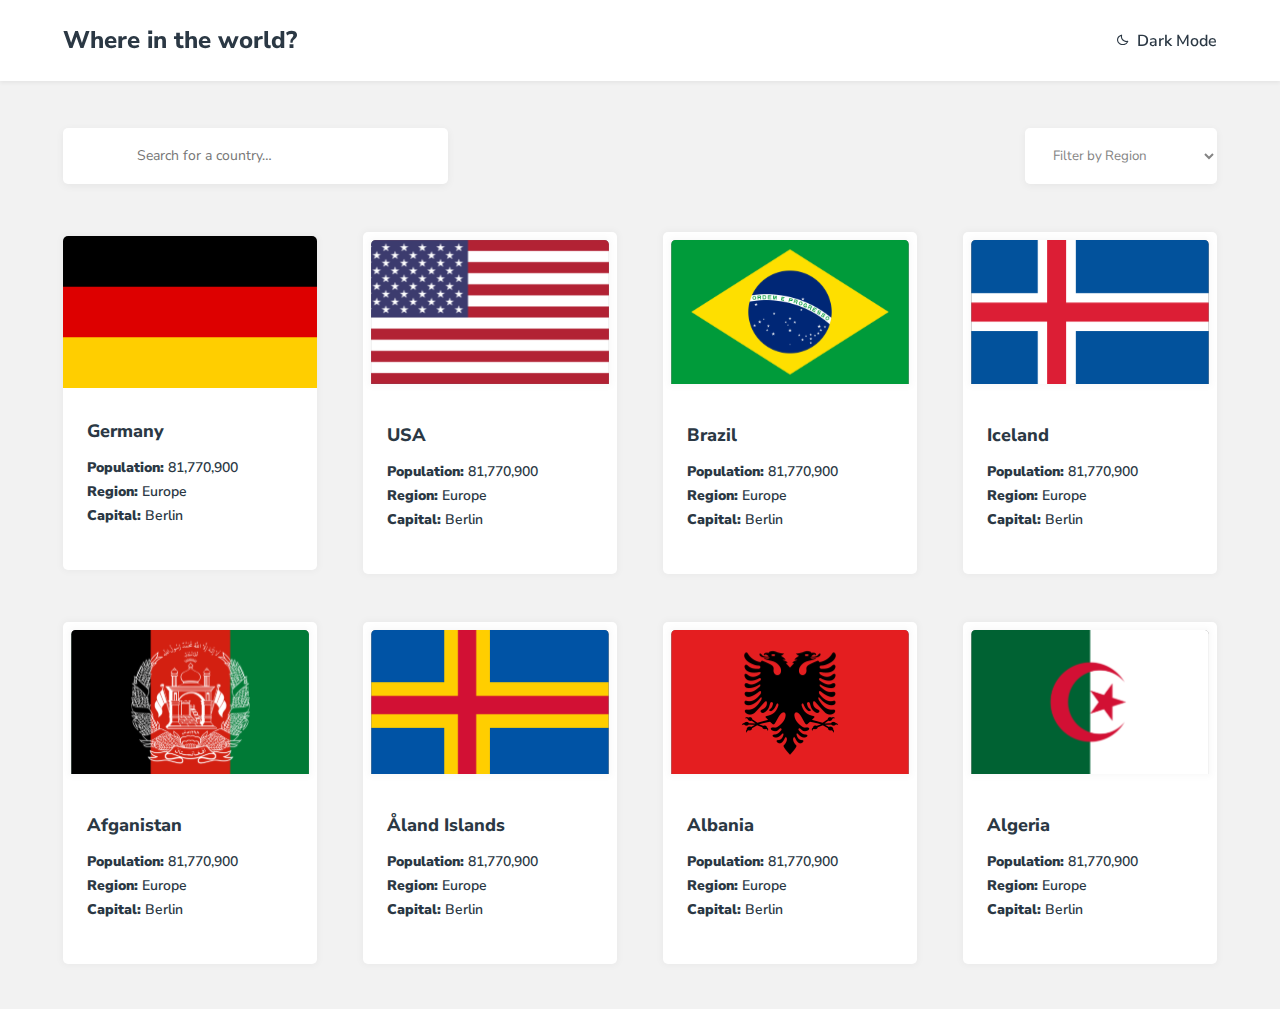
<file: index.html>
<!DOCTYPE html>
<html lang="en">
<head>
    <meta charset="UTF-8">
    <meta http-equiv="X-UA-Compatible" content="IE=edge">
    <meta name="viewport" content="width=device-width, initial-scale=1.0">
    <title>Rest-countries</title>
    <link href='https://unpkg.com/boxicons@2.1.4/css/boxicons.min.css' rel='stylesheet'>
    <link rel="stylesheet" href="bootstrap/flexboxgrid.css">
    <link rel="stylesheet" href="css/stayle.css">
</head>
<body>
    <header>
        <div class="container">
            <div class="row between-lg middle-lg header-div">
                <h1 class="col-lg-4 col-md-5 col-sm-7 col-xs-7">Where in the world?</h1>
                <button type="button" id="dark-light" class=" header-logo row middle-lg flex-wrap-xs  end-lg">
                    <i class='bx bx-moon'></i>
                    <p>Dark Mode</p>
                </button>
            </div>
        </div>
    </header>
    
    <main id="main">
        <div class="container">
            <div class="row main-row">
                <div class="main-search row col-lg-12 col-md-12 col-sm-12 col-xs-12 middle-lg between-lg ">
                    <input type="search" placeholder="Search for a country…" class="col-lg-4 col-md-5 col-sm-6 col-xs-12" >
                    <select name="country " class="col-lg-2 col-md-3 col-sm-4 col-xs-6">
                        <option >Filter by Region</option>
                        <option value="afr">Africa</option>
                        <option value="afr">America</option>
                        <option value="afr">Asia</option>
                        <option value="afr">Oceania</option>
                    </select>
                </div>
                <figure class="country-flag row col-lg-12 col-md-12 col-sm-12 col-xs-12 middle-lg between-lg">
                    <div class="flag  middle-lg">
                        <a href="germany.html"><img src="images/1280px-Flag_of_Germany.svg.svg" alt="flag"></a>
                        <div>
                            <h2>Germany</h2>
                        <p><b>Population:</b> 81,770,900</p>

                        <p><b>Region:</b> Europe</p>

                        <p><b>Capital:</b> Berlin</p>
                        </div>
                        
                    </div>
                    <div class="flag  middle-lg">
                        <a href="usa.html"><img src="images/1280px-Flag_of_Germany.svg (1).svg" alt="flag"></a>
                        <div>
                            <h2>USA</h2>
                        <p><b>Population:</b> 81,770,900</p>

                        <p><b>Region:</b> Europe</p>

                        <p><b>Capital:</b> Berlin</p>
                        </div>
                        
                    </div>
                    <div class="flag  middle-lg">
                        <a href="brazil.html"><img src="images/1280px-Flag_of_Germany.svg (3).svg" alt="flag"></a>
                        <div>
                            <h2>Brazil</h2>
                        <p><b>Population:</b> 81,770,900</p>

                        <p><b>Region:</b> Europe</p>

                        <p><b>Capital:</b> Berlin</p>
                        </div>
                        
                    </div>
                    <div class="flag  middle-lg">
                        <a href="iceland.html"><img src="images/1280px-Flag_of_Germany.svg (4).svg" alt="flag"></a>
                        <div>
                            <h2>Iceland</h2>
                        <p><b>Population:</b> 81,770,900</p>

                        <p><b>Region:</b> Europe</p>

                        <p><b>Capital:</b> Berlin</p>
                        </div>
                        
                    </div>
                </figure>
                <figure class="country-flag row col-lg-12 middle-lg between-lg">
                    <div class="flag  middle-lg">
                        <a href="afganistan.html"><img src="images/1280px-Flag_of_Germany.svg (5).svg" alt="flag"></a>
                        <div>
                            <h2>Afganistan</h2>
                        <p><b>Population:</b> 81,770,900</p>

                        <p><b>Region:</b> Europe</p>

                        <p><b>Capital:</b> Berlin</p>
                        </div>
                        
                    </div>
                    <div class="flag  middle-lg">
                        <a href="Aland.html"><img src="images/1280px-Flag_of_Germany.svg (6).svg" alt="flag"></a>
                        <div>
                            <h2>Åland Islands</h2>
                        <p><b>Population:</b> 81,770,900</p>

                        <p><b>Region:</b> Europe</p>

                        <p><b>Capital:</b> Berlin</p>
                        </div>
                        
                    </div>
                    <div class="flag  middle-lg">
                        <a href="albania.html"><img src="images/1280px-Flag_of_Germany.svg (7).svg" alt="flag"></a>
                        <div>
                            <h2>Albania</h2>
                        <p><b>Population:</b> 81,770,900</p>

                        <p><b>Region:</b> Europe</p>

                        <p><b>Capital:</b> Berlin</p>
                        </div>
                        
                    </div>
                    <div class="flag  middle-lg">
                        <a href="algeria.html"><img src="images/1280px-Flag_of_Germany.svg (8).svg" alt="flag"></a>
                        <div>
                            <h2>Algeria</h2>
                        <p><b>Population:</b> 81,770,900</p>

                        <p><b>Region:</b> Europe</p>

                        <p><b>Capital:</b> Berlin</p>
                        </div>
                        
                    </div>
                </figure>
            </div>
        </div>
    </main>
    <script src="script/script.js">
        
    </script>
</body>
</html>
</file>
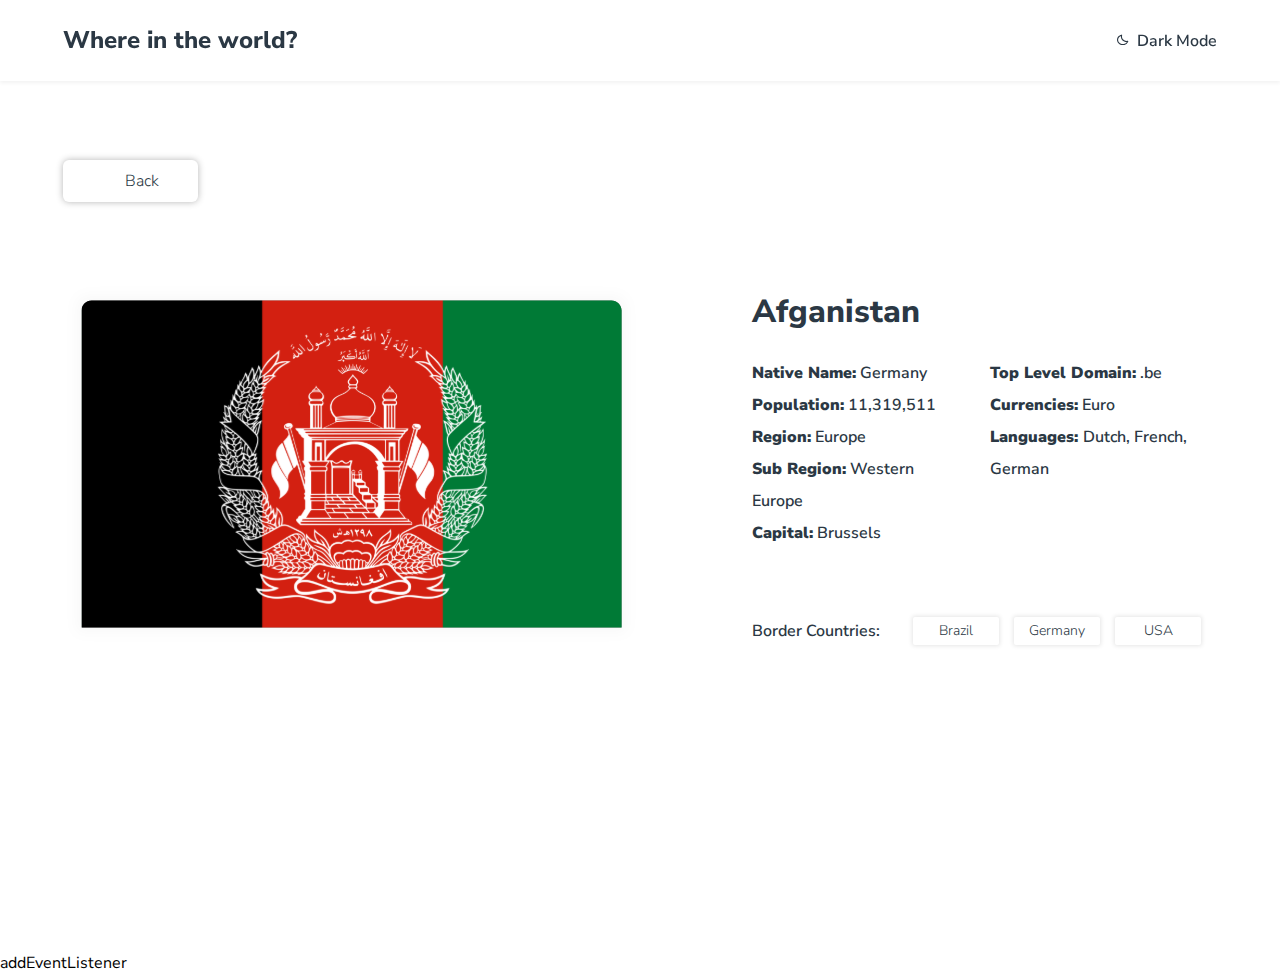
<file: afganistan.html>
<!DOCTYPE html>
<html lang="en">
<head>
    <meta charset="UTF-8">
    <meta http-equiv="X-UA-Compatible" content="IE=edge">
    <meta name="viewport" content="width=device-width, initial-scale=1.0">
    <title>Afganistan</title>
    <link href='https://unpkg.com/boxicons@2.1.4/css/boxicons.min.css' rel='stylesheet'>
    <link rel="stylesheet" href="bootstrap/flexboxgrid.css">
    <link rel="stylesheet" href="css/germany.css">
</head>
<body>
    <header>
        <div class="container">
            <div class="row between-lg middle-lg header-div">
                <h1 class="col-lg-4 col-md-5 col-sm-7 col-xs-7">Where in the world?</h1>
                <button type="button" id="dark-light" class="header-logo row middle-lg flex-wrap-xs end-lg">
                    <i class='bx bx-moon'></i>
                    <p>Dark Mode</p>
                </button>
            </div>
        </div>
    </header>

    <main id="main">
        <div class="container">
            <div class="row the-flag">
                <div class="the-flag-div1 ">
                    <a href="index.html">Back</a>
                </div>
                <div class="the-flag-div2 col-lg-12 col-md-12 col-sm-12 col-xs-12 row middle-lg between-lg">
                    <div class="flag-logo col-lg-6 col-md-6 col-sm-12 col-xs-12 ">
                        <img src="images/1280px-Flag_of_Germany.svg (5).svg" alt="germany">
                    </div>
                    <div class="flag-title row col-lg-5 col-md-5 col-sm-12 col-xs-12">
                        <h1 class="col-lg-12 col-md-12 col-sm-12 col-xs-12">Afganistan</h1>
                        <div class="title-div col-lg-12 col-md-12 col-sm-12 col-xs-12 row between-lg">
                            <ul class="title-list row ">
                                <li><b>Native Name:</b> Germany</li>
                                <li><b>Population:</b> 11,319,511</li>
                                <li><b>Region:</b> Europe</li>
                                <li><b>Sub Region:</b> Western Europe</li>
                                <li><b>Capital:</b> Brussels</li>
                            </ul>
                            <ul class="title-list row">
                                <li><b>Top Level Domain:</b> .be</li>
                                <li><b>Currencies:</b> Euro</li>
                                <li><b>Languages: </b> Dutch, French, German
                            </ul>
                        </div>
                        <div class="flag-select col-lg-12 col-md-12 col-sm-12 cool-xs-12 ">
                            <h3>Border Countries: </h3>
                            <a href="brazil.html">Brazil</a>
                            <a href="germany.html">Germany</a>
                            <a href="usa.html">USA</a>
                        </div>
                    </div>
                </div>
            </div>
        </div>
    </main>
    

    <script src="script/script.js"></script>
</body>
</html>

addEventListener
</file>
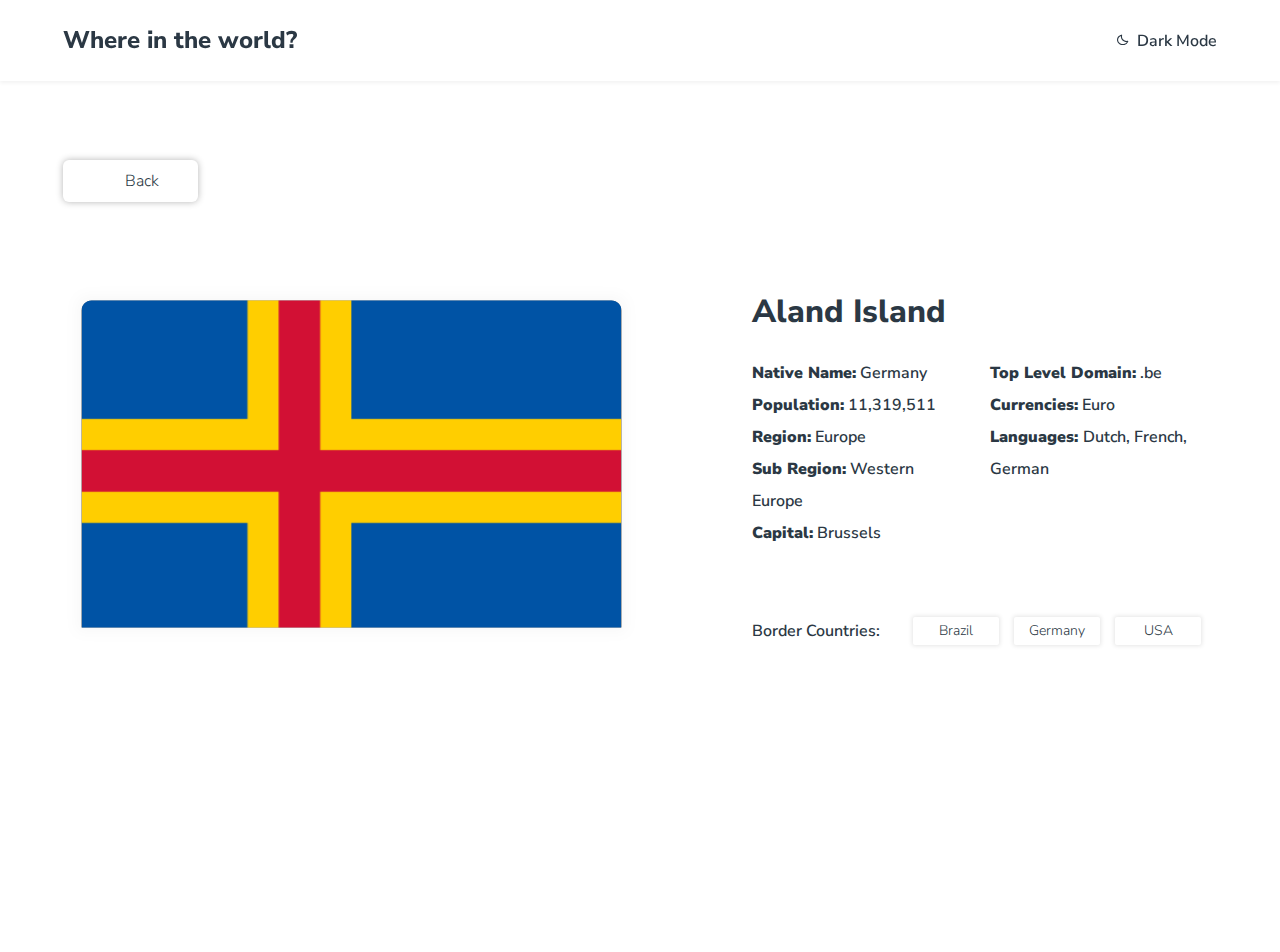
<file: Aland.html>
<!DOCTYPE html>
<html lang="en">
<head>
    <meta charset="UTF-8">
    <meta http-equiv="X-UA-Compatible" content="IE=edge">
    <meta name="viewport" content="width=device-width, initial-scale=1.0">
    <title>Aland Island</title>
    <link href='https://unpkg.com/boxicons@2.1.4/css/boxicons.min.css' rel='stylesheet'>
    <link rel="stylesheet" href="bootstrap/flexboxgrid.css">
    <link rel="stylesheet" href="css/germany.css">
</head>
<body>
    <header>
        <div class="container">
            <div class="row between-lg middle-lg header-div">
                <h1 class="col-lg-4 col-md-5 col-sm-7 col-xs-7">Where in the world?</h1>
                <button type="button" id="dark-light" class="header-logo row middle-lg flex-wrap-xs  end-lg">
                    <i class='bx bx-moon'></i>
                    <p>Dark Mode</p>
                </button>
            </div>
        </div>
    </header>

    <main id="main">
        <div class="container">
            <div class="row the-flag">
                <div class="the-flag-div1 ">
                    <a href="index.html">Back</a>
                </div>
                <div class="the-flag-div2 col-lg-12 col-md-12 col-sm-12 col-xs-12 row middle-lg between-lg">
                    <div class="flag-logo col-lg-6 col-md-6 col-sm-12 col-xs-12 ">
                        <img src="images/1280px-Flag_of_Germany.svg (6).svg" alt="germany">
                    </div>
                    <div class="flag-title row col-lg-5 col-md-5 col-sm-12 col-xs-12">
                        <h1 class="col-lg-12 col-md-12 col-sm-12 col-xs-12">Aland Island</h1>
                        <div class="title-div col-lg-12 col-md-12 col-sm-12 col-xs-12 row between-lg">
                            <ul class="title-list row ">
                                <li><b>Native Name:</b> Germany</li>
                                <li><b>Population:</b> 11,319,511</li>
                                <li><b>Region:</b> Europe</li>
                                <li><b>Sub Region:</b> Western Europe</li>
                                <li><b>Capital:</b> Brussels</li>
                            </ul>
                            <ul class="title-list row">
                                <li><b>Top Level Domain:</b> .be</li>
                                <li><b>Currencies:</b> Euro</li>
                                <li><b>Languages: </b> Dutch, French, German
                            </ul>
                        </div>
                        <div class="flag-select col-lg-12 col-md-12 col-sm-12 cool-xs-12 ">
                            <h3>Border Countries: </h3>
                            <a href="brazil.html">Brazil</a>
                            <a href="germany.html">Germany</a>
                            <a href="usa.html">USA</a>
                        </div>
                    </div>
                </div>
            </div>
        </div>
    </main>
    

    <script src="script/script.js"></script>
</body>
</html>
</file>
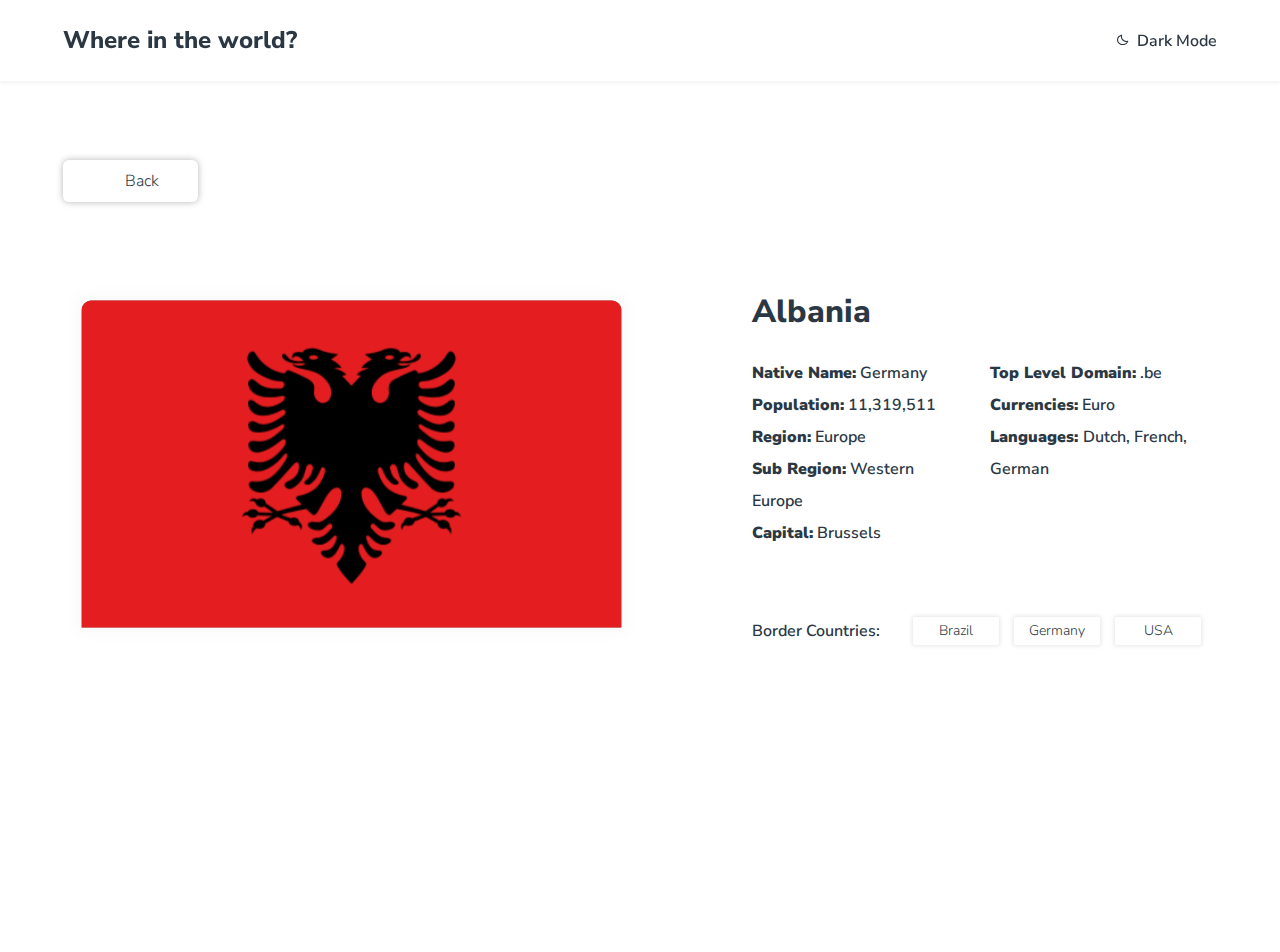
<file: albania.html>
<!DOCTYPE html>
<html lang="en">
<head>
    <meta charset="UTF-8">
    <meta http-equiv="X-UA-Compatible" content="IE=edge">
    <meta name="viewport" content="width=device-width, initial-scale=1.0">
    <title>Albania</title>
    <link href='https://unpkg.com/boxicons@2.1.4/css/boxicons.min.css' rel='stylesheet'>
    <link rel="stylesheet" href="bootstrap/flexboxgrid.css">
    <link rel="stylesheet" href="css/germany.css">
</head>
<body>
    <header>
        <div class="container">
            <div class="row between-lg middle-lg header-div">
                <h1 class="col-lg-4 col-md-5 col-sm-7 col-xs-7">Where in the world?</h1>
                <button type="button"  class="header-logo row middle-lg flex-wrap-xs  end-lg">
                    <i class='bx bx-moon'></i>
                    <p>Dark Mode</p>
                </button>
            </div>
        </div>
    </header>

    <main id="main">
        <div class="container">
            <div class="row the-flag">
                <div class="the-flag-div1 ">
                    <a href="index.html">Back</a>
                </div>
                <div class="the-flag-div2 col-lg-12 col-md-12 col-sm-12 col-xs-12 row middle-lg between-lg">
                    <div id="dark-light" class="flag-logo col-lg-6 col-md-6 col-sm-12 col-xs-12 ">
                        <img src="images/1280px-Flag_of_Germany.svg (7).svg" alt="germany">
                    </div>
                    <div class="flag-title row col-lg-5 col-md-5 col-sm-12 col-xs-12">
                        <h1 class="col-lg-12 col-md-12 col-sm-12 col-xs-12">Albania</h1>
                        <div class="title-div col-lg-12 col-md-12 col-sm-12 col-xs-12 row between-lg">
                            <ul class="title-list row ">
                                <li><b>Native Name:</b> Germany</li>
                                <li><b>Population:</b> 11,319,511</li>
                                <li><b>Region:</b> Europe</li>
                                <li><b>Sub Region:</b> Western Europe</li>
                                <li><b>Capital:</b> Brussels</li>
                            </ul>
                            <ul class="title-list row">
                                <li><b>Top Level Domain:</b> .be</li>
                                <li><b>Currencies:</b> Euro</li>
                                <li><b>Languages: </b> Dutch, French, German
                            </ul>
                        </div>
                        <div class="flag-select col-lg-12 col-md-12 col-sm-12 cool-xs-12 ">
                            <h3>Border Countries: </h3>
                            <a href="brazil.html">Brazil</a>
                            <a href="germany.html">Germany</a>
                            <a href="usa.html">USA</a>
                        </div>
                    </div>
                </div>
            </div>
        </div>
    </main>
    

    <script src="script/script.js"></script>
</body>
</html>
</file>
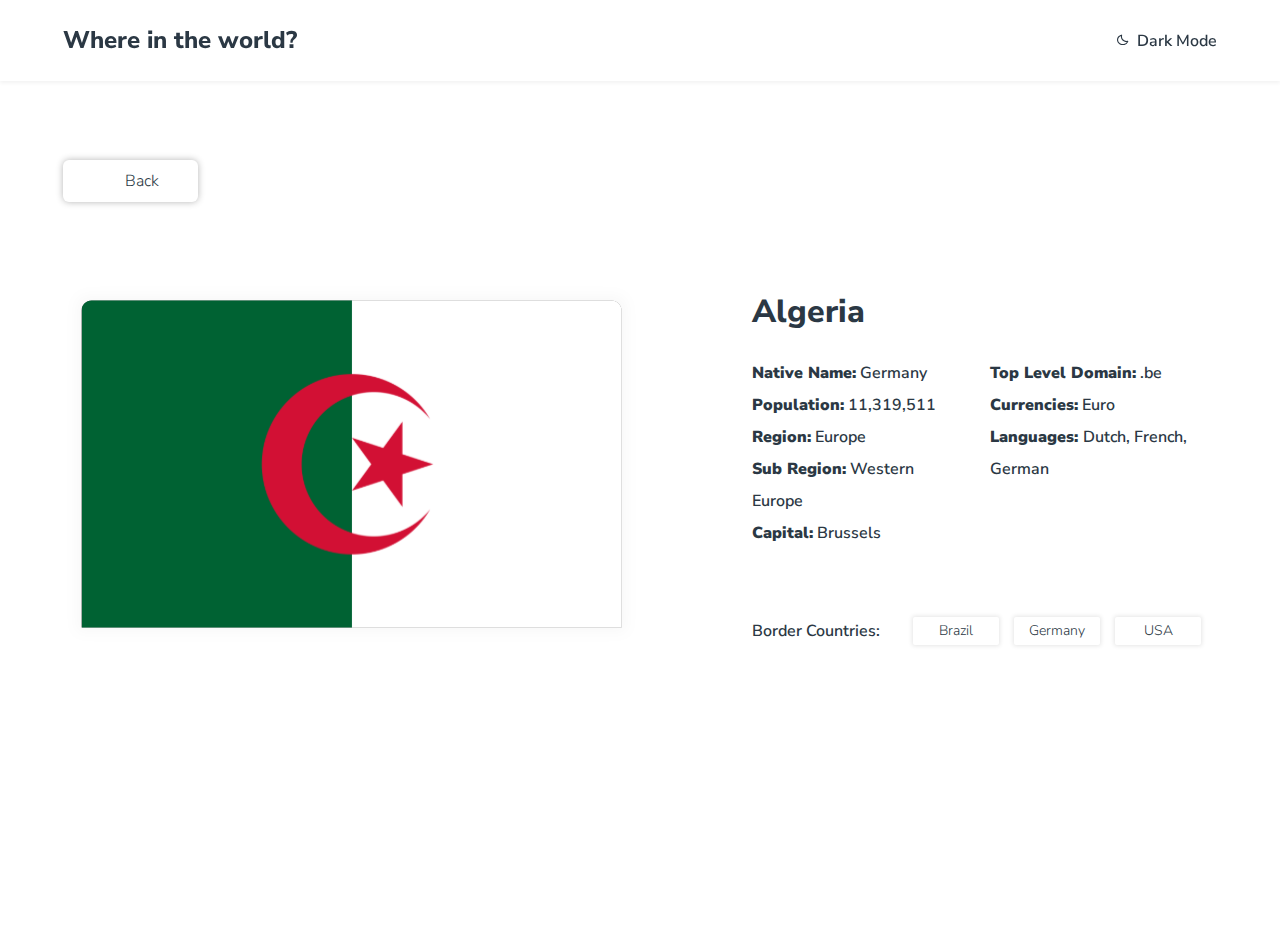
<file: algeria.html>
<!DOCTYPE html>
<html lang="en">
<head>
    <meta charset="UTF-8">
    <meta http-equiv="X-UA-Compatible" content="IE=edge">
    <meta name="viewport" content="width=device-width, initial-scale=1.0">
    <title>Algeria</title>
    <link href='https://unpkg.com/boxicons@2.1.4/css/boxicons.min.css' rel='stylesheet'>
    <link rel="stylesheet" href="bootstrap/flexboxgrid.css">
    <link rel="stylesheet" href="css/germany.css">
</head>
<body>
    <header>
        <div class="container">
            <div class="row between-lg middle-lg header-div">
                <h1 class="col-lg-4 col-md-5 col-sm-7 col-xs-7">Where in the world?</h1>
                <button type="button" class="header-logo row middle-lg flex-wrap-xs  end-lg">
                    <i class='bx bx-moon'></i>
                    <p>Dark Mode</p>
                </button>
            </div>
        </div>
    </header>

    <main id="main">
        <div class="container">
            <div class="row the-flag">
                <div class="the-flag-div1 ">
                    <a href="index.html">Back</a>
                </div>
                <div class="the-flag-div2 col-lg-12 col-md-12 col-sm-12 col-xs-12 row middle-lg between-lg">
                    <div class="flag-logo col-lg-6 col-md-6 col-sm-12 col-xs-12 ">
                        <img src="images/1280px-Flag_of_Germany.svg (8).svg" alt="germany">
                    </div>
                    <div class="flag-title row col-lg-5 col-md-5 col-sm-12 col-xs-12">
                        <h1 id="dark-light" class="col-lg-12 col-md-12 col-sm-12 col-xs-12">Algeria</h1>
                        <div class="title-div col-lg-12 col-md-12 col-sm-12 col-xs-12 row between-lg">
                            <ul class="title-list row ">
                                <li><b>Native Name:</b> Germany</li>
                                <li><b>Population:</b> 11,319,511</li>
                                <li><b>Region:</b> Europe</li>
                                <li><b>Sub Region:</b> Western Europe</li>
                                <li><b>Capital:</b> Brussels</li>
                            </ul>
                            <ul class="title-list row">
                                <li><b>Top Level Domain:</b> .be</li>
                                <li><b>Currencies:</b> Euro</li>
                                <li><b>Languages: </b> Dutch, French, German
                            </ul>
                        </div>
                        <div class="flag-select col-lg-12 col-md-12 col-sm-12 cool-xs-12 ">
                            <h3>Border Countries: </h3>
                            <a href="brazil.html">Brazil</a>
                            <a href="germany.html">Germany</a>
                            <a href="usa.html">USA</a>
                        </div>
                    </div>
                </div>
            </div>
        </div>
    </main>
    

    <script src="script/script.js"></script>
</body>
</html>
</file>
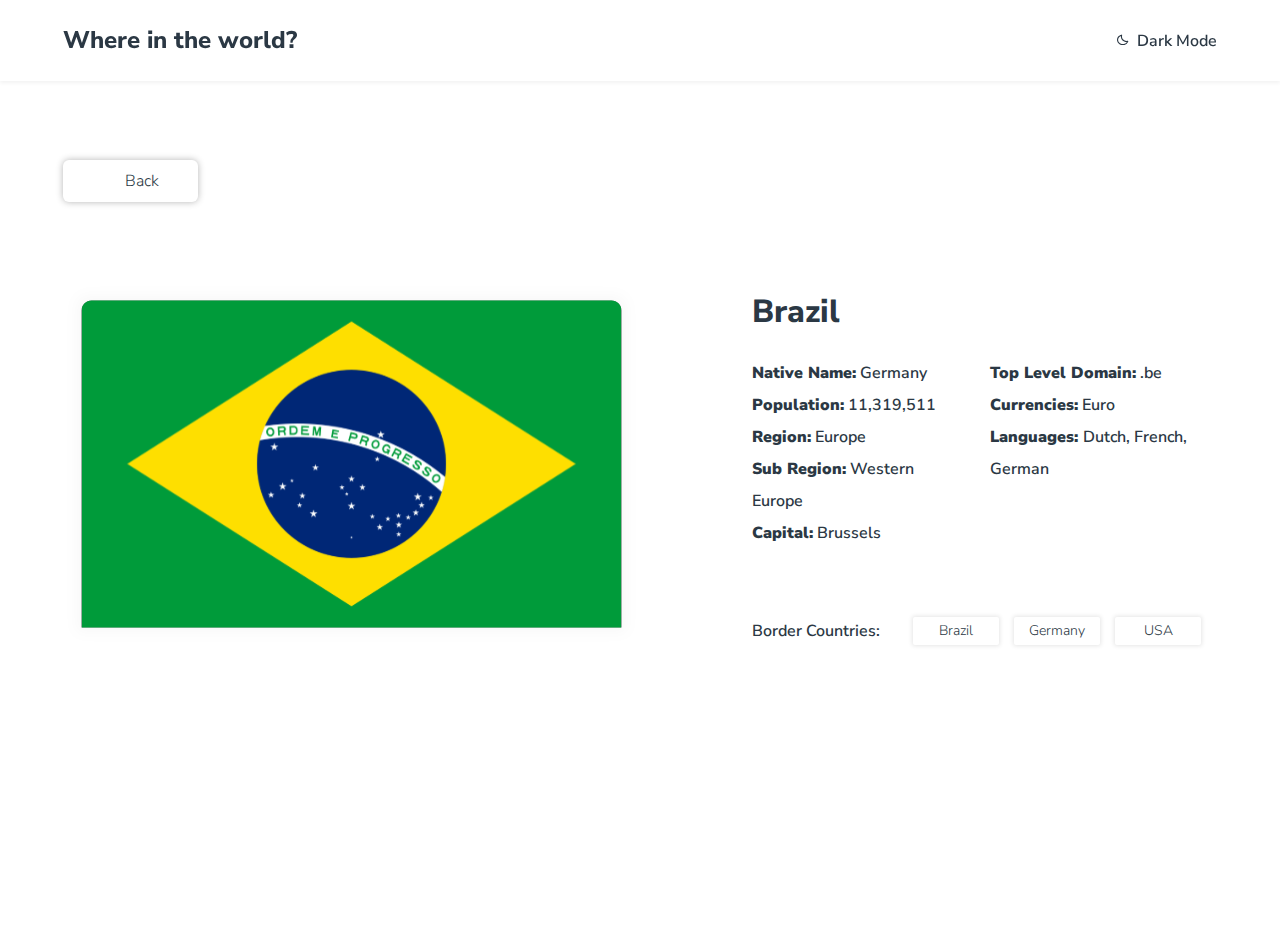
<file: brazil.html>
<!DOCTYPE html>
<html lang="en">
<head>
    <meta charset="UTF-8">
    <meta http-equiv="X-UA-Compatible" content="IE=edge">
    <meta name="viewport" content="width=device-width, initial-scale=1.0">
    <title>Brazil</title>
    <link href='https://unpkg.com/boxicons@2.1.4/css/boxicons.min.css' rel='stylesheet'>
    <link rel="stylesheet" href="bootstrap/flexboxgrid.css">
    <link rel="stylesheet" href="css/germany.css">
</head>
<body>
    <header>
        <div class="container">
            <div class="row between-lg middle-lg header-div">
                <h1 class="col-lg-4 col-md-5 col-sm-7 col-xs-7">Where in the world?</h1>
                <button type="button" id="dark-light" class="header-logo row middle-lg flex-wrap-xs  end-lg">
                    <i class='bx bx-moon'></i>
                    <p>Dark Mode</p>
                </button>
            </div>
        </div>
    </header>

    <main id="main">
        <div class="container">
            <div class="row the-flag">
                <div class="the-flag-div1 ">
                    <a href="index.html">Back</a>
                </div>
                <div class="the-flag-div2 col-lg-12 col-md-12 col-sm-12 col-xs-12 row middle-lg between-lg">
                    <div class="flag-logo col-lg-6 col-md-6 col-sm-12 col-xs-12 ">
                        <img src="images/1280px-Flag_of_Germany.svg (3).svg" alt="germany">
                    </div>
                    <div class="flag-title row col-lg-5 col-md-5 col-sm-12 col-xs-12">
                        <h1 class="col-lg-12 col-md-12 col-sm-12 col-xs-12">Brazil</h1>
                        <div class="title-div col-lg-12 col-md-12 col-sm-12 col-xs-12 row between-lg">
                            <ul class="title-list row ">
                                <li><b>Native Name:</b> Germany</li>
                                <li><b>Population:</b> 11,319,511</li>
                                <li><b>Region:</b> Europe</li>
                                <li><b>Sub Region:</b> Western Europe</li>
                                <li><b>Capital:</b> Brussels</li>
                            </ul>
                            <ul class="title-list row">
                                <li><b>Top Level Domain:</b> .be</li>
                                <li><b>Currencies:</b> Euro</li>
                                <li><b>Languages: </b> Dutch, French, German
                            </ul>
                        </div>
                        <div class="flag-select col-lg-12 col-md-12 col-sm-12 cool-xs-12 ">
                            <h3>Border Countries: </h3>
                            <a href="brazil.html">Brazil</a>
                            <a href="germany.html">Germany</a>
                            <a href="usa.html">USA</a>
                        </div>
                    </div>
                </div>
            </div>
        </div>
    </main>
    

    <script src="script/script.js"></script>
</body>
</html>
</file>
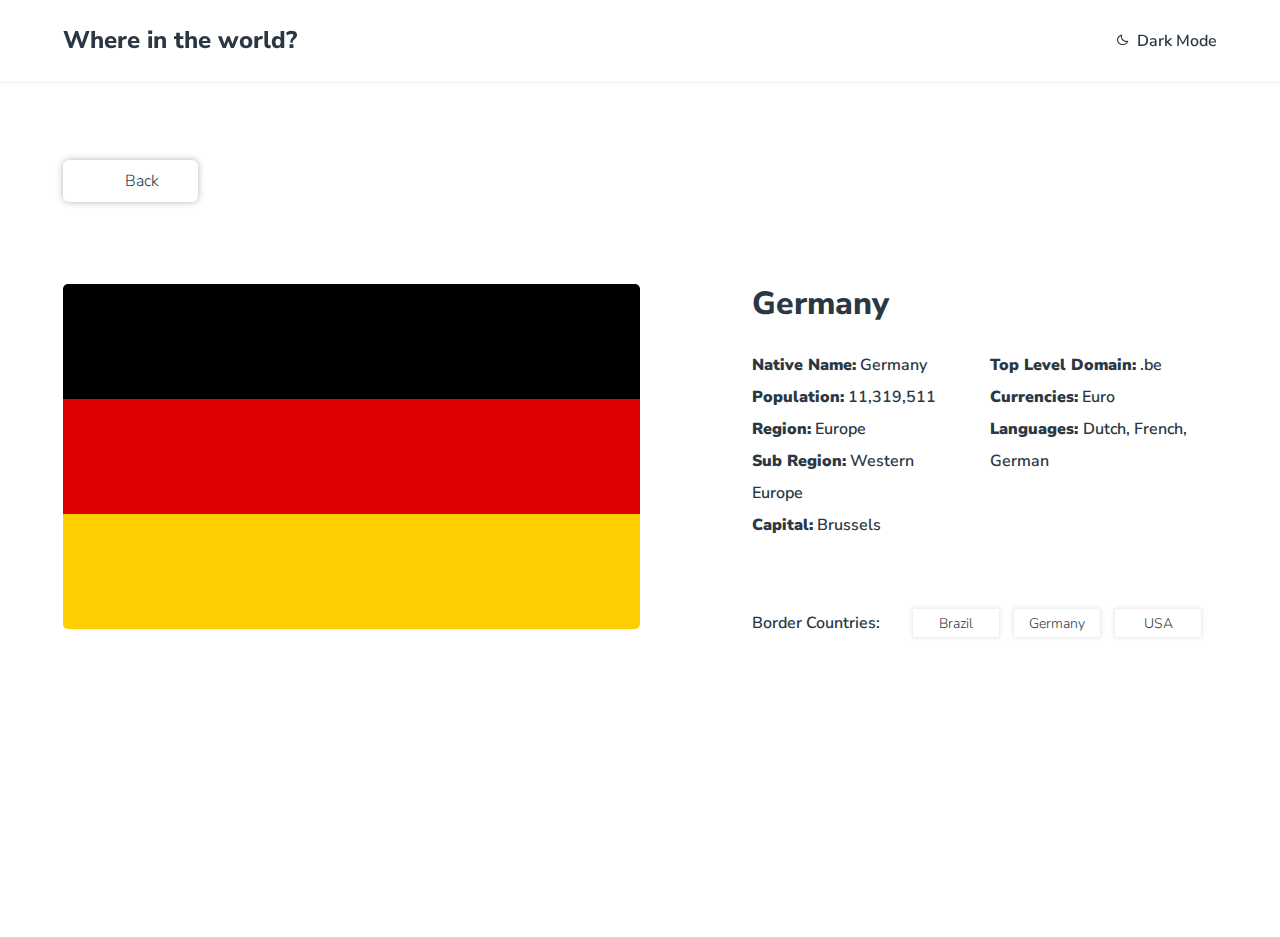
<file: germany.html>
<!DOCTYPE html>
<html lang="en">
<head>
    <meta charset="UTF-8">
    <meta http-equiv="X-UA-Compatible" content="IE=edge">
    <meta name="viewport" content="width=device-width, initial-scale=1.0">
    <title>Germany</title>
    <link href='https://unpkg.com/boxicons@2.1.4/css/boxicons.min.css' rel='stylesheet'>
    <link rel="stylesheet" href="bootstrap/flexboxgrid.css">
    <link rel="stylesheet" href="css/germany.css">
</head>
<body>
    <header>
        <div class="container">
            <div class="row between-lg middle-lg header-div">
                <h1 class="col-lg-4 col-md-5 col-sm-7 col-xs-7">Where in the world?</h1>
                <button type="button" id="dark-light" class="header-logo row middle-lg flex-wrap-xs  end-lg">
                    <i class='bx bx-moon'></i>
                    <p>Dark Mode</p>
                </button>
            </div>
        </div>
    </header>

    <main id="main">
        <div class="container">
            <div class="row the-flag">
                <div class="the-flag-div1 ">
                    <a href="index.html">Back</a>
                </div>
                <div class="the-flag-div2 col-lg-12 col-md-12 col-sm-12 col-xs-12 row middle-lg between-lg">
                    <div class="flag-logo col-lg-6 col-md-6 col-sm-12 col-xs-12 ">
                        <img src="images/1280px-Flag_of_Germany.svg.svg" alt="germany">
                    </div>
                    <div class="flag-title row col-lg-5 col-md-5 col-sm-12 col-xs-12">
                        <h1 class="col-lg-12 col-md-12 col-sm-12 col-xs-12">Germany</h1>
                        <div class="title-div col-lg-12 col-md-12 col-sm-12 col-xs-12 row between-lg">
                            <ul class="title-list row ">
                                <li><b>Native Name:</b> Germany</li>
                                <li><b>Population:</b> 11,319,511</li>
                                <li><b>Region:</b> Europe</li>
                                <li><b>Sub Region:</b> Western Europe</li>
                                <li><b>Capital:</b> Brussels</li>
                            </ul>
                            <ul class="title-list row">
                                <li><b>Top Level Domain:</b> .be</li>
                                <li><b>Currencies:</b> Euro</li>
                                <li><b>Languages: </b> Dutch, French, German
                            </ul>
                        </div>
                        <div class="flag-select col-lg-12 col-md-12 col-sm-12 cool-xs-12 ">
                            <h3>Border Countries: </h3>
                            <a href="brazil.html">Brazil</a>
                            <a href="germany.html">Germany</a>
                            <a href="usa.html">USA</a>
                        </div>
                    </div>
                </div>
            </div>
        </div>
    </main>
    

    <script src="script/script.js"></script>
</body>
</html>
</file>
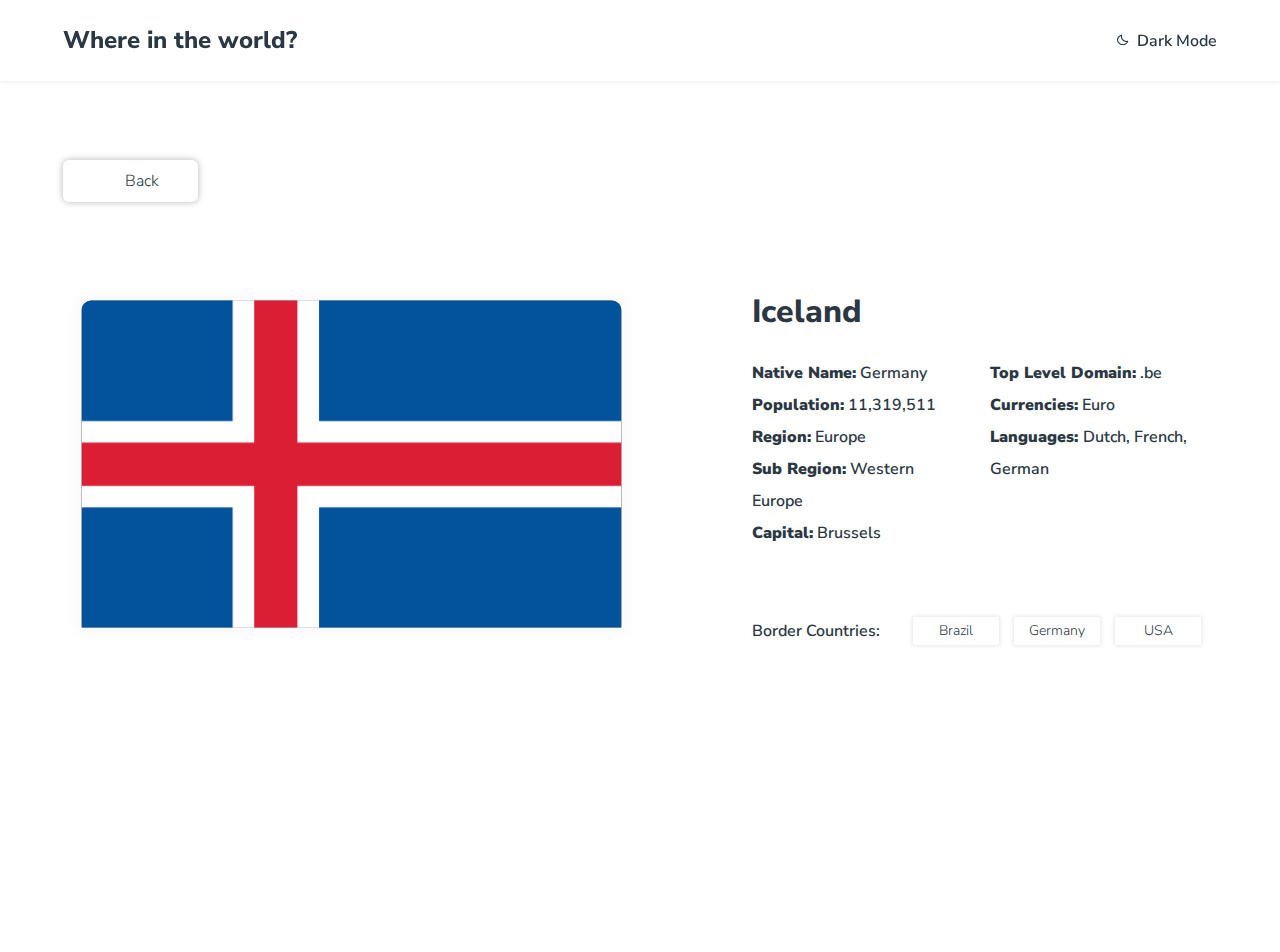
<file: iceland.html>
<!DOCTYPE html>
<html lang="en">
<head>
    <meta charset="UTF-8">
    <meta http-equiv="X-UA-Compatible" content="IE=edge">
    <meta name="viewport" content="width=device-width, initial-scale=1.0">
    <title>Iceland</title>
    <link href='https://unpkg.com/boxicons@2.1.4/css/boxicons.min.css' rel='stylesheet'>
    <link rel="stylesheet" href="bootstrap/flexboxgrid.css">
    <link rel="stylesheet" href="css/germany.css">
</head>
<body>
    <header>
        <div class="container">
            <div class="row between-lg middle-lg header-div">
                <h1 class="col-lg-4 col-md-5 col-sm-7 col-xs-7">Where in the world?</h1>
                <button id="dark-light" type="button" class="header-logo row middle-lg flex-wrap-xs  end-lg">
                    <i class='bx bx-moon'></i>
                    <p>Dark Mode</p>
                </button>
            </div>
        </div>
    </header>

    <main id="main">
        <div class="container">
            <div class="row the-flag">
                <div class="the-flag-div1 ">
                    <a href="index.html">Back</a>
                </div>
                <div class="the-flag-div2 col-lg-12 col-md-12 col-sm-12 col-xs-12 row middle-lg between-lg">
                    <div class="flag-logo col-lg-6 col-md-6 col-sm-12 col-xs-12 ">
                        <img src="images/1280px-Flag_of_Germany.svg (4).svg" alt="germany">
                    </div>
                    <div class="flag-title row col-lg-5 col-md-5 col-sm-12 col-xs-12">
                        <h1 class="col-lg-12 col-md-12 col-sm-12 col-xs-12">Iceland</h1>
                        <div class="title-div col-lg-12 col-md-12 col-sm-12 col-xs-12 row between-lg">
                            <ul class="title-list row ">
                                <li><b>Native Name:</b> Germany</li>
                                <li><b>Population:</b> 11,319,511</li>
                                <li><b>Region:</b> Europe</li>
                                <li><b>Sub Region:</b> Western Europe</li>
                                <li><b>Capital:</b> Brussels</li>
                            </ul>
                            <ul class="title-list row">
                                <li><b>Top Level Domain:</b> .be</li>
                                <li><b>Currencies:</b> Euro</li>
                                <li><b>Languages: </b> Dutch, French, German
                            </ul>
                        </div>
                        <div class="flag-select col-lg-12 col-md-12 col-sm-12 cool-xs-12 ">
                            <h3>Border Countries: </h3>
                            <a href="brazil.html">Brazil</a>
                            <a href="germany.html">Germany</a>
                            <a href="usa.html">USA</a>
                        </div>
                    </div>
                </div>
            </div>
        </div>
    </main>
    

    <script src="script/script.js"></script>
</body>
</html>
</file>
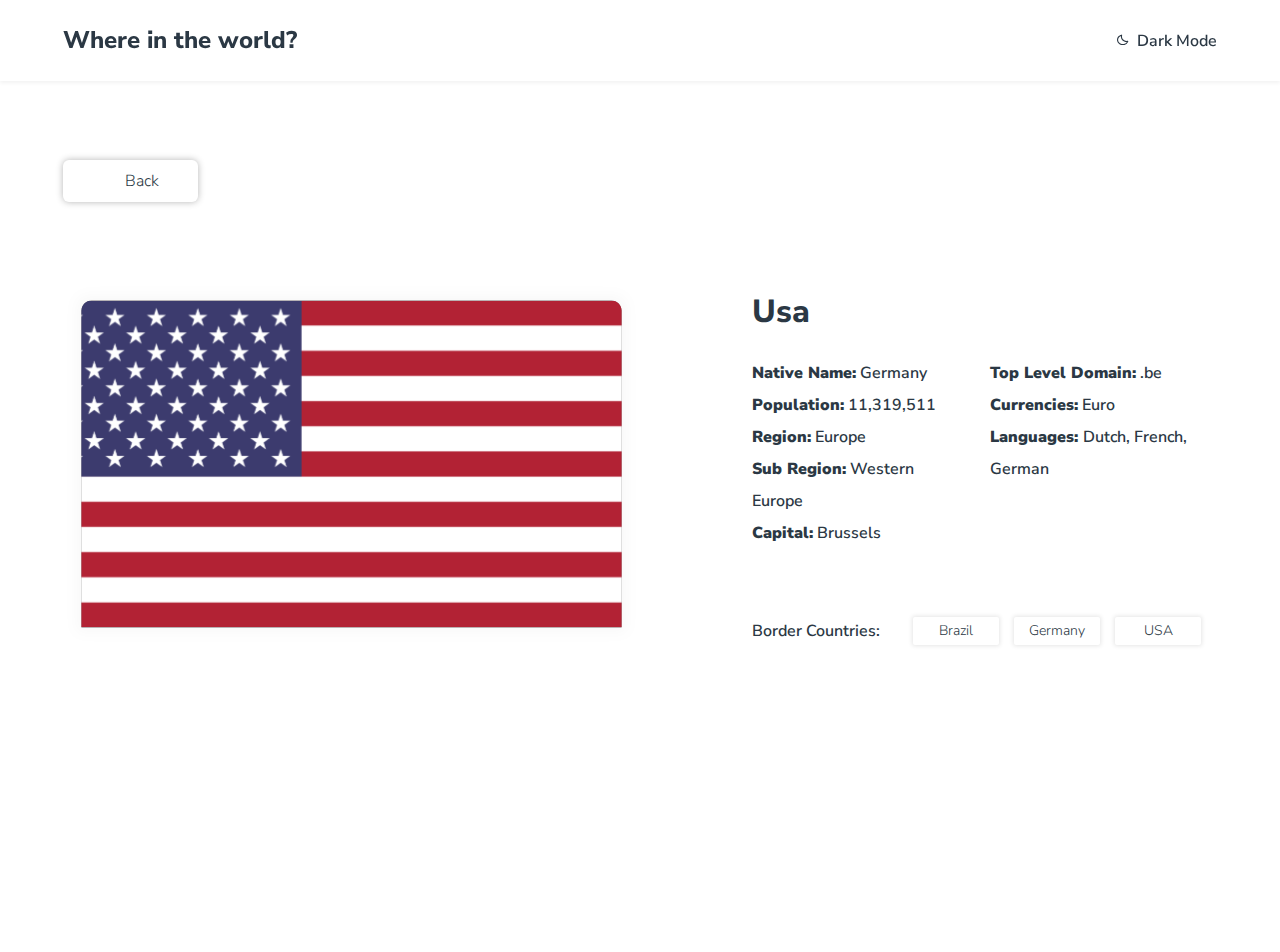
<file: usa.html>
<!DOCTYPE html>
<html lang="en">
<head>
    <meta charset="UTF-8">
    <meta http-equiv="X-UA-Compatible" content="IE=edge">
    <meta name="viewport" content="width=device-width, initial-scale=1.0">
    <title>Usa</title>
    <link href='https://unpkg.com/boxicons@2.1.4/css/boxicons.min.css' rel='stylesheet'>
    <link rel="stylesheet" href="bootstrap/flexboxgrid.css">
    <link rel="stylesheet" href="css/germany.css">
</head>
<body>
    <header>
        <div class="container">
            <div class="row between-lg middle-lg header-div">
                <h1 id="dark-light" class="col-lg-4 col-md-5 col-sm-7 col-xs-7">Where in the world?</h1>
                <button type="button" class="header-logo row middle-lg flex-wrap-xs  end-lg">
                    <i class='bx bx-moon'></i>
                    <p>Dark Mode</p>
                </button>
            </div>
        </div>
    </header>

    <main id="main">
        <div class="container">
            <div class="row the-flag">
                <div class="the-flag-div1 ">
                    <a href="index.html">Back</a>
                </div>
                <div class="the-flag-div2 col-lg-12 col-md-12 col-sm-12 col-xs-12 row middle-lg between-lg">
                    <div class="flag-logo col-lg-6 col-md-6 col-sm-12 col-xs-12 ">
                        <img src="images/1280px-Flag_of_Germany.svg (1).svg" alt="germany">
                    </div>
                    <div class="flag-title row col-lg-5 col-md-5 col-sm-12 col-xs-12">
                        <h1 class="col-lg-12 col-md-12 col-sm-12 col-xs-12">Usa</h1>
                        <div class="title-div col-lg-12 col-md-12 col-sm-12 col-xs-12 row between-lg">
                            <ul class="title-list row ">
                                <li><b>Native Name:</b> Germany</li>
                                <li><b>Population:</b> 11,319,511</li>
                                <li><b>Region:</b> Europe</li>
                                <li><b>Sub Region:</b> Western Europe</li>
                                <li><b>Capital:</b> Brussels</li>
                            </ul>
                            <ul class="title-list row">
                                <li><b>Top Level Domain:</b> .be</li>
                                <li><b>Currencies:</b> Euro</li>
                                <li><b>Languages: </b> Dutch, French, German
                            </ul>
                        </div>
                        <div class="flag-select col-lg-12 col-md-12 col-sm-12 cool-xs-12 ">
                            <h3>Border Countries: </h3>
                            <a href="brazil.html">Brazil</a>
                            <a href="germany.html">Germany</a>
                            <a href="usa.html">USA</a>
                        </div>
                    </div>
                </div>
            </div>
        </div>
    </main>
    

    <script src="script/script.js"></script>
</body>
</html>
</file>
<file: bootstrap/flexboxgrid.css>
/* Uncomment and set these variables to customize the grid. */
* {
  box-sizing: border-box;
}
.container-fluid {
  margin-right: auto;
  margin-left: auto;
  padding-right: 2rem;
  padding-left: 2rem;
}
.container {
  max-width: 76rem;
  margin: 0 auto;
  padding: 0 15px;
}
.row {
  display: -ms-flexbox;
  display: -webkit-box;
  display: flex;
  -ms-flex: 0 1 auto;
  -webkit-box-flex: 0;
  flex: 0 1 auto;
  -ms-flex-direction: row;
  -webkit-box-orient: horizontal;
  -webkit-box-direction: normal;
  flex-direction: row;
  -ms-flex-wrap: wrap;
  flex-wrap: wrap;
}

.row.reverse {
  -ms-flex-direction: row-reverse;
  -webkit-box-orient: horizontal;
  -webkit-box-direction: reverse;
  flex-direction: row-reverse;
}

.col.reverse {
  -ms-flex-direction: column-reverse;
  -webkit-box-orient: vertical;
  -webkit-box-direction: reverse;
  flex-direction: column-reverse;
}

.col-lg,
.col-lg-1,
.col-lg-2,
.col-lg-3,
.col-lg-4,
.col-lg-5,
.col-lg-6,
.col-lg-7,
.col-lg-8,
.col-lg-9,
.col-lg-10,
.col-lg-11,
.col-lg-12 {
  box-sizing: border-box;
  -ms-flex: 0 0 auto;
  -webkit-box-flex: 0;
  flex: 0 0 auto;
  padding-right: 1rem;
  padding-left: 1rem;
}

.col-lg {
  -webkit-flex-grow: 1;
  -ms-flex-positive: 1;
  -webkit-box-flex: 1;
  flex-grow: 1;
  -ms-flex-preferred-size: 0;
  flex-basis: 0;
  max-width: 100%;
}

.col-lg-1 {
  -ms-flex-preferred-size: 8.333%;
  flex-basis: 8.333%;
  max-width: 8.333%;
}

.col-lg-2 {
  -ms-flex-preferred-size: 16.667%;
  flex-basis: 16.667%;
  max-width: 16.667%;
}

.col-lg-3 {
  -ms-flex-preferred-size: 25%;
  flex-basis: 25%;
  max-width: 25%;
}

.col-lg-4 {
  -ms-flex-preferred-size: 33.333%;
  flex-basis: 33.333%;
  max-width: 33.333%;
}

.col-lg-5 {
  -ms-flex-preferred-size: 41.667%;
  flex-basis: 41.667%;
  max-width: 41.667%;
}

.col-lg-6 {
  -ms-flex-preferred-size: 50%;
  flex-basis: 50%;
  max-width: 50%;
}

.col-lg-7 {
  -ms-flex-preferred-size: 58.333%;
  flex-basis: 58.333%;
  max-width: 58.333%;
}

.col-lg-8 {
  -ms-flex-preferred-size: 66.667%;
  flex-basis: 66.667%;
  max-width: 66.667%;
}

.col-lg-9 {
  -ms-flex-preferred-size: 75%;
  flex-basis: 75%;
  max-width: 75%;
}

.col-lg-10 {
  -ms-flex-preferred-size: 83.333%;
  flex-basis: 83.333%;
  max-width: 83.333%;
}

.col-lg-11 {
  -ms-flex-preferred-size: 91.667%;
  flex-basis: 91.667%;
  max-width: 91.667%;
}

.col-lg-12 {
  -ms-flex-preferred-size: 100%;
  flex-basis: 100%;
  max-width: 100%;
}

.col-lg-offset-1 {
  margin-left: 8.333%;
}

.col-lg-offset-2 {
  margin-left: 16.667%;
}

.col-lg-offset-3 {
  margin-left: 25%;
}

.col-lg-offset-4 {
  margin-left: 33.333%;
}

.col-lg-offset-5 {
  margin-left: 41.667%;
}

.col-lg-offset-6 {
  margin-left: 50%;
}

.col-lg-offset-7 {
  margin-left: 58.333%;
}

.col-lg-offset-8 {
  margin-left: 66.667%;
}

.col-lg-offset-9 {
  margin-left: 75%;
}

.col-lg-offset-10 {
  margin-left: 83.333%;
}

.col-lg-offset-11 {
  margin-left: 91.667%;
}

.start-lg {
  -ms-flex-pack: start;
  -webkit-box-pack: start;
  justify-content: flex-start;
  text-align: start;
}

.center-lg {
  -ms-flex-pack: center;
  -webkit-box-pack: center;
  justify-content: center;
  text-align: center;
}

.end-lg {
  -ms-flex-pack: end;
  -webkit-box-pack: end;
  justify-content: flex-end;
  text-align: end;
}

.top-lg {
  -ms-flex-align: start;
  -webkit-box-align: start;
  align-items: flex-start;
}

.middle-lg {
  -ms-flex-align: center;
  -webkit-box-align: center;
  align-items: center;
}

.bottom-lg {
  -ms-flex-align: end;
  -webkit-box-align: end;
  align-items: flex-end;
}

.around-lg {
  -ms-flex-pack: distribute;
  justify-content: space-around;
}

.between-lg {
  -ms-flex-pack: justify;
  -webkit-box-pack: justify;
  justify-content: space-between;
}

.first-lg {
  -ms-flex-order: -1;
  -webkit-box-ordinal-group: 0;
  order: -1;
}

.last-lg {
  -ms-flex-order: 1;
  -webkit-box-ordinal-group: 2;
  order: 1;
}
@media only screen and (max-width: 62em) {
  .container {
    max-width: 61rem;
  }

  .col-md,
  .col-md-1,
  .col-md-2,
  .col-md-3,
  .col-md-4,
  .col-md-5,
  .col-md-6,
  .col-md-7,
  .col-md-8,
  .col-md-9,
  .col-md-10,
  .col-md-11,
  .col-md-12 {
    box-sizing: border-box;
    -ms-flex: 0 0 auto;
    -webkit-box-flex: 0;
    flex: 0 0 auto;
    padding-right: 1rem;
    padding-left: 1rem;
  }

  .col-md {
    -webkit-flex-grow: 1;
    -ms-flex-positive: 1;
    -webkit-box-flex: 1;
    flex-grow: 1;
    -ms-flex-preferred-size: 0;
    flex-basis: 0;
    max-width: 100%;
  }

  .col-md-1 {
    -ms-flex-preferred-size: 8.333%;
    flex-basis: 8.333%;
    max-width: 8.333%;
  }

  .col-md-2 {
    -ms-flex-preferred-size: 16.667%;
    flex-basis: 16.667%;
    max-width: 16.667%;
  }

  .col-md-3 {
    -ms-flex-preferred-size: 25%;
    flex-basis: 25%;
    max-width: 25%;
  }

  .col-md-4 {
    -ms-flex-preferred-size: 33.333%;
    flex-basis: 33.333%;
    max-width: 33.333%;
  }

  .col-md-5 {
    -ms-flex-preferred-size: 41.667%;
    flex-basis: 41.667%;
    max-width: 41.667%;
  }

  .col-md-6 {
    -ms-flex-preferred-size: 50%;
    flex-basis: 50%;
    max-width: 50%;
  }

  .col-md-7 {
    -ms-flex-preferred-size: 58.333%;
    flex-basis: 58.333%;
    max-width: 58.333%;
  }

  .col-md-8 {
    -ms-flex-preferred-size: 66.667%;
    flex-basis: 66.667%;
    max-width: 66.667%;
  }

  .col-md-9 {
    -ms-flex-preferred-size: 75%;
    flex-basis: 75%;
    max-width: 75%;
  }

  .col-md-10 {
    -ms-flex-preferred-size: 83.333%;
    flex-basis: 83.333%;
    max-width: 83.333%;
  }

  .col-md-11 {
    -ms-flex-preferred-size: 91.667%;
    flex-basis: 91.667%;
    max-width: 91.667%;
  }

  .col-md-12 {
    -ms-flex-preferred-size: 100%;
    flex-basis: 100%;
    max-width: 100%;
  }

  .col-md-offset-1 {
    margin-left: 8.333%;
  }

  .col-md-offset-2 {
    margin-left: 16.667%;
  }

  .col-md-offset-3 {
    margin-left: 25%;
  }

  .col-md-offset-4 {
    margin-left: 33.333%;
  }

  .col-md-offset-5 {
    margin-left: 41.667%;
  }

  .col-md-offset-6 {
    margin-left: 50%;
  }

  .col-md-offset-7 {
    margin-left: 58.333%;
  }

  .col-md-offset-8 {
    margin-left: 66.667%;
  }

  .col-md-offset-9 {
    margin-left: 75%;
  }

  .col-md-offset-10 {
    margin-left: 83.333%;
  }

  .col-md-offset-11 {
    margin-left: 91.667%;
  }

  .start-md {
    -ms-flex-pack: start;
    -webkit-box-pack: start;
    justify-content: flex-start;
    text-align: start;
  }

  .center-md {
    -ms-flex-pack: center;
    -webkit-box-pack: center;
    justify-content: center;
    text-align: center;
  }

  .end-md {
    -ms-flex-pack: end;
    -webkit-box-pack: end;
    justify-content: flex-end;
    text-align: end;
  }

  .top-md {
    -ms-flex-align: start;
    -webkit-box-align: start;
    align-items: flex-start;
  }

  .middle-md {
    -ms-flex-align: center;
    -webkit-box-align: center;
    align-items: center;
  }

  .bottom-md {
    -ms-flex-align: end;
    -webkit-box-align: end;
    align-items: flex-end;
  }

  .around-md {
    -ms-flex-pack: distribute;
    justify-content: space-around;
  }

  .between-md {
    -ms-flex-pack: justify;
    -webkit-box-pack: justify;
    justify-content: space-between;
  }

  .first-md {
    -ms-flex-order: -1;
    -webkit-box-ordinal-group: 0;
    order: -1;
  }

  .last-md {
    -ms-flex-order: 1;
    -webkit-box-ordinal-group: 2;
    order: 1;
  }
}

@media only screen and (max-width: 48em) {
  .container {
    max-width: 46rem;
  }

  .col-sm,
  .col-sm-1,
  .col-sm-2,
  .col-sm-3,
  .col-sm-4,
  .col-sm-5,
  .col-sm-6,
  .col-sm-7,
  .col-sm-8,
  .col-sm-9,
  .col-sm-10,
  .col-sm-11,
  .col-sm-12 {
    box-sizing: border-box;
    -ms-flex: 0 0 auto;
    -webkit-box-flex: 0;
    flex: 0 0 auto;
    padding-right: 1rem;
    padding-left: 1rem;
  }

  .col-sm {
    -webkit-flex-grow: 1;
    -ms-flex-positive: 1;
    -webkit-box-flex: 1;
    flex-grow: 1;
    -ms-flex-preferred-size: 0;
    flex-basis: 0;
    max-width: 100%;
  }

  .col-sm-1 {
    -ms-flex-preferred-size: 8.333%;
    flex-basis: 8.333%;
    max-width: 8.333%;
  }

  .col-sm-2 {
    -ms-flex-preferred-size: 16.667%;
    flex-basis: 16.667%;
    max-width: 16.667%;
  }

  .col-sm-3 {
    -ms-flex-preferred-size: 25%;
    flex-basis: 25%;
    max-width: 25%;
  }

  .col-sm-4 {
    -ms-flex-preferred-size: 33.333%;
    flex-basis: 33.333%;
    max-width: 33.333%;
  }

  .col-sm-5 {
    -ms-flex-preferred-size: 41.667%;
    flex-basis: 41.667%;
    max-width: 41.667%;
  }

  .col-sm-6 {
    -ms-flex-preferred-size: 50%;
    flex-basis: 50%;
    max-width: 50%;
  }

  .col-sm-7 {
    -ms-flex-preferred-size: 58.333%;
    flex-basis: 58.333%;
    max-width: 58.333%;
  }

  .col-sm-8 {
    -ms-flex-preferred-size: 66.667%;
    flex-basis: 66.667%;
    max-width: 66.667%;
  }

  .col-sm-9 {
    -ms-flex-preferred-size: 75%;
    flex-basis: 75%;
    max-width: 75%;
  }

  .col-sm-10 {
    -ms-flex-preferred-size: 83.333%;
    flex-basis: 83.333%;
    max-width: 83.333%;
  }

  .col-sm-11 {
    -ms-flex-preferred-size: 91.667%;
    flex-basis: 91.667%;
    max-width: 91.667%;
  }

  .col-sm-12 {
    -ms-flex-preferred-size: 100%;
    flex-basis: 100%;
    max-width: 100%;
  }

  .col-sm-offset-1 {
    margin-left: 8.333%;
  }

  .col-sm-offset-2 {
    margin-left: 16.667%;
  }

  .col-sm-offset-3 {
    margin-left: 25%;
  }

  .col-sm-offset-4 {
    margin-left: 33.333%;
  }

  .col-sm-offset-5 {
    margin-left: 41.667%;
  }

  .col-sm-offset-6 {
    margin-left: 50%;
  }

  .col-sm-offset-7 {
    margin-left: 58.333%;
  }

  .col-sm-offset-8 {
    margin-left: 66.667%;
  }

  .col-sm-offset-9 {
    margin-left: 75%;
  }

  .col-sm-offset-10 {
    margin-left: 83.333%;
  }

  .col-sm-offset-11 {
    margin-left: 91.667%;
  }

  .start-sm {
    -ms-flex-pack: start;
    -webkit-box-pack: start;
    justify-content: flex-start;
    text-align: start;
  }

  .center-sm {
    -ms-flex-pack: center;
    -webkit-box-pack: center;
    justify-content: center;
    text-align: center;
  }

  .end-sm {
    -ms-flex-pack: end;
    -webkit-box-pack: end;
    justify-content: flex-end;
    text-align: end;
  }

  .top-sm {
    -ms-flex-align: start;
    -webkit-box-align: start;
    align-items: flex-start;
  }

  .middle-sm {
    -ms-flex-align: center;
    -webkit-box-align: center;
    align-items: center;
  }

  .bottom-sm {
    -ms-flex-align: end;
    -webkit-box-align: end;
    align-items: flex-end;
  }

  .around-sm {
    -ms-flex-pack: distribute;
    justify-content: space-around;
  }

  .between-sm {
    -ms-flex-pack: justify;
    -webkit-box-pack: justify;
    justify-content: space-between;
  }

  .first-sm {
    -ms-flex-order: -1;
    -webkit-box-ordinal-group: 0;
    order: -1;
  }

  .last-sm {
    -ms-flex-order: 1;
    -webkit-box-ordinal-group: 2;
    order: 1;
  }
}



@media only screen and (max-width: 36em) {
  .container {
    max-width: 35rem;
  }

  .col-xs,
  .col-xs-1,
  .col-xs-2,
  .col-xs-3,
  .col-xs-4,
  .col-xs-5,
  .col-xs-6,
  .col-xs-7,
  .col-xs-8,
  .col-xs-9,
  .col-xs-10,
  .col-xs-11,
  .col-xs-12 {
    box-sizing: border-box;
    -ms-flex: 0 0 auto;
    -webkit-box-flex: 0;
    flex: 0 0 auto;
    padding-right: 1rem;
    padding-left: 1rem;
  }

  .col-xs {
    -webkit-flex-grow: 1;
    -ms-flex-positive: 1;
    -webkit-box-flex: 1;
    flex-grow: 1;
    -ms-flex-preferred-size: 0;
    flex-basis: 0;
    max-width: 100%;
  }

  .col-xs-1 {
    -ms-flex-preferred-size: 8.333%;
    flex-basis: 8.333%;
    max-width: 8.333%;
  }

  .col-xs-2 {
    -ms-flex-preferred-size: 16.667%;
    flex-basis: 16.667%;
    max-width: 16.667%;
  }

  .col-xs-3 {
    -ms-flex-preferred-size: 25%;
    flex-basis: 25%;
    max-width: 25%;
  }

  .col-xs-4 {
    -ms-flex-preferred-size: 33.333%;
    flex-basis: 33.333%;
    max-width: 33.333%;
  }

  .col-xs-5 {
    -ms-flex-preferred-size: 41.667%;
    flex-basis: 41.667%;
    max-width: 41.667%;
  }

  .col-xs-6 {
    -ms-flex-preferred-size: 50%;
    flex-basis: 50%;
    max-width: 50%;
  }

  .col-xs-7 {
    -ms-flex-preferred-size: 58.333%;
    flex-basis: 58.333%;
    max-width: 58.333%;
  }

  .col-xs-8 {
    -ms-flex-preferred-size: 66.667%;
    flex-basis: 66.667%;
    max-width: 66.667%;
  }

  .col-xs-9 {
    -ms-flex-preferred-size: 75%;
    flex-basis: 75%;
    max-width: 75%;
  }

  .col-xs-10 {
    -ms-flex-preferred-size: 83.333%;
    flex-basis: 83.333%;
    max-width: 83.333%;
  }

  .col-xs-11 {
    -ms-flex-preferred-size: 91.667%;
    flex-basis: 91.667%;
    max-width: 91.667%;
  }

  .col-xs-12 {
    -ms-flex-preferred-size: 100%;
    flex-basis: 100%;
    max-width: 100%;
  }

  .col-xs-offset-1 {
    margin-left: 8.333%;
  }

  .col-xs-offset-2 {
    margin-left: 16.667%;
  }

  .col-xs-offset-3 {
    margin-left: 25%;
  }

  .col-xs-offset-4 {
    margin-left: 33.333%;
  }

  .col-xs-offset-5 {
    margin-left: 41.667%;
  }

  .col-xs-offset-6 {
    margin-left: 50%;
  }

  .col-xs-offset-7 {
    margin-left: 58.333%;
  }

  .col-xs-offset-8 {
    margin-left: 66.667%;
  }

  .col-xs-offset-9 {
    margin-left: 75%;
  }

  .col-xs-offset-10 {
    margin-left: 83.333%;
  }

  .col-xs-offset-11 {
    margin-left: 91.667%;
  }

  .start-xs {
    -ms-flex-pack: start;
    -webkit-box-pack: start;
    justify-content: flex-start;
    text-align: start;
  }

  .center-xs {
    -ms-flex-pack: center;
    -webkit-box-pack: center;
    justify-content: center;
    text-align: center;
  }

  .end-xs {
    -ms-flex-pack: end;
    -webkit-box-pack: end;
    justify-content: flex-end;
    text-align: end;
  }

  .top-xs {
    -ms-flex-align: start;
    -webkit-box-align: start;
    align-items: flex-start;
  }

  .middle-xs {
    -ms-flex-align: center;
    -webkit-box-align: center;
    align-items: center;
  }

  .bottom-xs {
    -ms-flex-align: end;
    -webkit-box-align: end;
    align-items: flex-end;
  }

  .around-xs {
    -ms-flex-pack: distribute;
    justify-content: space-around;
  }

  .between-xs {
    -ms-flex-pack: justify;
    -webkit-box-pack: justify;
    justify-content: space-between;
  }

  .first-xs {
    -ms-flex-order: -1;
    -webkit-box-ordinal-group: 0;
    order: -1;
  }

  .last-xs {
    -ms-flex-order: 1;
    -webkit-box-ordinal-group: 2;
    order: 1;
  }
  .flex-wrap-xs {
    flex-wrap: wrap-reverse;
  }
}
</file>
<file: css/stayle.css>
@import url('https://fonts.googleapis.com/css2?family=Nunito+Sans:ital,wght@0,200;0,300;0,400;0,600;0,700;0,800;0,900;1,200;1,300;1,400;1,600;1,700;1,800;1,900&display=swap');
* {
  margin: 0;
  padding: 0;
  font-family: 'Nunito Sans', sans-serif;
}
h1, h2, h3, h4 {
  margin: 0;
}
/* GENERAL */
html {
  box-sizing: border-box;
  height: 100%;
  scroll-behavior: smooth;
}
:root {
  --bg-color: #FFFFFF;
  --primar-color: #2B3844;
  --main-bg: #F2F2F2;
  --main-page: #848484;
}
.dark {
  --bg-color: #2B3844;
  --primar-color: #fff;
  --main-bg: #252f38;
  --main-page: #FFFFFF;
}
*,
*::before,
*::after {
  box-sizing: inherit;
}

body {
  display: flex;
  flex-direction: column;
  padding: 0;
  margin: 0;
  background-color: var(--bg-color);
  overflow-x: hidden;
}

img {
  max-width: 100%;
  height: auto;
  width: 100%;
}

.visually-hidden {
  position: absolute;
  width: 1px;
  height: 1px;
  margin: -1px;
  border: 0;
  padding: 0;
  clip: rect(0 0 0 0);
  overflow: hidden;
}

ul {
  list-style: none;
}
ul li {
  display: inline;
}
a {
  text-decoration: none;
}

/* Header */

header {
    width: 100%;
    background: var(--bg-color);
    box-shadow: 0px 2px 4px rgba(0, 0, 0, 0.0562443);
    position: fixed;
    z-index: 100;
}
.header-div {
    padding: 24px 0;
}
.header-div h1 {
    font-style: normal;
    font-weight: 800;
    font-size: 24px;
    line-height: 33px;
    color: var(--primar-color);

}
.header-logo {
  grid-column-gap: 8px;
  background: transparent;
  border: none;
  cursor: pointer;
  padding-right: 1rem;
}

.header-logo p {
  font-style: normal;
  font-weight: 600;
  font-size: 16px;
  line-height: 22px;
  color: var(--primar-color);
}
.header-logo i {
  color: var(--primar-color);
}
/* Main */
#main {
    padding: 128px 0 45px 0;
    background: var(--main-bg);
}
.main-row {
    grid-row-gap: 48px;
}
.main-search {
    position: relative;
}
.main-search::before {
    content: url(https://kun.uz/assets/4da8d774/img/new-search-icon.svg);
    position: absolute;
    left: 50px;
    top: 13px;
}
.main-search input {
    border: none;
    background: var(--bg-color);
    box-shadow: 0px 2px 9px rgba(0, 0, 0, 0.0532439);
    border-radius: 5px;
    padding: 18px 0 18px 74px;
    font-style: normal;
    font-weight: 400;
    font-size: 14px;
    line-height: 20px;
    color: var(--main-page);


}
.main-search select {
  border: none;
  background: var(--bg-color);
  box-shadow: 0px 2px 9px rgb(0 0 0 / 5%);
  border-radius: 5px;
  font-style: normal;
  font-weight: 400;
  padding: 18px 0px 18px 24px;
  line-height: 20px;
  color: var(--main-page);
}
.flag {
    background: var(--bg-color);
    box-shadow: 0px 0px 7px 2px rgb(0 0 0 / 3%);
    border-radius: 5px;
    overflow: hidden;
    width: 22%;
}
.flag>div {
    padding-left: 24px;
    margin-top: 24px;
    margin-bottom: 46px;
}
.flag h2 {
    font-style: normal;
    font-weight: 800;
    font-size: 18px;
    line-height: 26px;
    color: var(--primar-color);
    margin-bottom: 16px;
}
.flag p {
    font-style: normal;
    font-weight: 600;
    font-size: 14px;
    line-height: 16px;
    color: var(--primar-color);
    margin-bottom: 8px;
}

@media  (max-width:62rem) {
  .country-flag {
    grid-row-gap: 48px;
  }
  .flag {
    width: 47%;
  }
}

@media  (max-width:36rem) {
  .main-search {
    grid-row-gap: 48px;
  }
  .flag {
    width: 100%;
  }
  .header-div h1 {
    font-style: normal;
    font-weight: 800;
    font-size: 14px;
    line-height: 20px;
    color: var(--primar-color);
  }
  .header-logo p {
    font-family: 'Nunito Sans';
    font-style: normal;
    font-weight: 600;
    font-size: 12px;
    line-height: 16px;
    color: var(--primar-color);
  }
  .country-flag {
    grid-row-gap: 40px;
  }
}
</file>
<file: css/germany.css>
@import url('https://fonts.googleapis.com/css2?family=Nunito+Sans:ital,wght@0,200;0,300;0,400;0,600;0,700;0,800;0,900;1,200;1,300;1,400;1,600;1,700;1,800;1,900&display=swap');
* {
  margin: 0;
  padding: 0;
  font-family: 'Nunito Sans', sans-serif;
}
h1, h2, h3, h4 {
  margin: 0;
}
/* GENERAL */
html {
  box-sizing: border-box;
  height: 100%;
  scroll-behavior: smooth;
}
:root {
    --bg-color: #FFFFFF;
    --primar-color: #2B3844;
    --main-bg: #F2F2F2;
    --main-page: #848484;
}
.dark {
    
    --bg-color: #2B3844;
    --primar-color: #fff;
    --main-bg: #252f38;
    --main-page: #FFFFFF;
}
*,
*::before,
*::after {
  box-sizing: inherit;
}

body {
  display: flex;
  flex-direction: column;
  padding: 0;
  margin: 0;
  background-color: var(--bg-color);
  overflow-x: hidden;
}

img {
  max-width: 100%;
  height: auto;
  width: 100%;
}

.visually-hidden {
  position: absolute;
  width: 1px;
  height: 1px;
  margin: -1px;
  border: 0;
  padding: 0;
  clip: rect(0 0 0 0);
  overflow: hidden;
}

ul {
  list-style: none;
}
ul li {
  display: inline;
}
a {
  text-decoration: none;
}
#dark-light {
    cursor: pointer;
}
/* Header */

header {
    width: 100%;
    background: var(--bg-color);
    box-shadow: 0px 2px 4px rgba(0, 0, 0, 0.0562443);
    position: fixed;
    z-index: 100;
}
.header-div {
    padding: 24px 0;
}
.header-div h1 {
    font-style: normal;
    font-weight: 800;
    font-size: 24px;
    line-height: 33px;
    color: var(--primar-color);

}
.header-logo {
    grid-column-gap: 8px;
    background: transparent;
    border: none;
    cursor: pointer;
    padding-right: 1rem;
}
.header-logo p {
    font-style: normal;
    font-weight: 600;
    font-size: 16px;
    line-height: 22px;
    color: var(--primar-color);
}
.header-logo i {
    color: var(--primar-color);
}

/* Main */

#main {
    padding: 160px 0 300px 0;
}
.the-flag {
    grid-row-gap: 80px;    
}
.the-flag-div1 {
    position: relative;
    background: var(--bg-color);
    box-shadow: 0px 0px 7px rgba(0, 0, 0, 0.293139);
    border-radius: 6px;
    padding: 10px 39px 10px 62px;
    margin-left: 1rem;
    margin-right: 1rem;

}
.the-flag-div1::before {
    content: url(file:///D:/Git-hub%20files/rest-countries/images/call-made.svg);
    position: absolute;
    left: 32px;
}
.the-flag-div1 a {
    font-style: normal;
    font-weight: 300;
    font-size: 16px;
    line-height: 20px;
    color: var(--primar-color);
}
.flag-logo {
    padding: 0;
}
.flag-logo img {
    border-radius: 5px;
}
.title-div {
    align-items: start;
    margin-bottom: 68px;
    padding: 0;
}
.flag-title h1 {
    font-style: normal;
    font-weight: 800;
    font-size: 32px;
    line-height: 44px;
    color: var(--primar-color);
    margin-bottom: 23px;
    padding: 0;
}
.title-list {
    width: 47%;
}
.title-list li {
    font-style: normal;
    font-weight: 600;
    font-size: 16px;
    line-height: 32px;
    color: var(--primar-color);
}
.flag-select {
    padding: 0;
    display: grid;
    grid-template-columns: 1.7fr 1fr 1fr 1fr;
    align-items: center;
    grid-column-gap: 15px;
}
.flag-select h3 {
    font-style: normal;
    font-weight: 600;
    font-size: 16px;
    line-height: 24px;
    color: var(--primar-color);
}
.flag-select a {
    font-style: normal;
    font-weight: 300;
    font-size: 14px;
    line-height: 19px;
    color: var(--primar-color);
    text-align: center;
    padding: 4.5px 0;
    background: var(--bg-color);
    box-shadow: 0px 0px 4px 1px rgb(0 0 0 / 10%);
    border-radius: 2px;
}


@media  (max-width:62rem) {
    .flag-title h1 {
        font-size: 25px;
        line-height: 30px;
    }
    .title-list li {
        font-size: 12px;
        line-height: 24px;
    }
    .flag-select h3 {
        font-size: 12px;
        line-height: 18px;
    }
    .flag-select {
        grid-template-columns: 2.7fr 1fr 1fr 1fr;
    }
    .flag-select a {
        font-size: 10px;
        line-height: 15px;
    }
    #main {
        padding: 160px 0 100px 0;
    }
}
  
@media (max-width:48rem) {
    .flag-logo {
        margin-bottom: 90px;
    }
    .title-list li {
        font-size: 14px;
        line-height: 32px;
    }
    .title-list {
        width: 38%;
    }
    .flag-select {
        grid-template-columns: 1fr 1fr 1fr 1fr;
    }
    .flag-select h3 {
        font-size: 16px;
        line-height: 24px;
    }
    .flag-select a {
        font-size: 16px;
        line-height: 24px;
    }

}
@media  (max-width:36rem) {

    .header-div h1 {
      font-style: normal;
      font-weight: 800;
      font-size: 14px;
      line-height: 20px;
      color: var(--primar-color);
    }
    .header-logo p {
      font-family: 'Nunito Sans';
      font-style: normal;
      font-weight: 600;
      font-size: 12px;
      line-height: 16px;
      color: var(--primar-color);
    }
    .title-list li {
        display: block;
    }
    .title-list {
        width: 100%;
        flex-direction: column;
    }
    .title-div {
        grid-row-gap: 32px;
    }
    .flag-select {
        display: grid;
        grid-template-rows: 1fr 1fr;
        grid-template-columns: 1fr 1fr 1fr;
        grid-row-gap: 16px;
    }
    .flag-select h3 {
        grid-column: span 3;
    }
    #main {
        padding: 160px 0 60px 0;
    }
}
</file>
